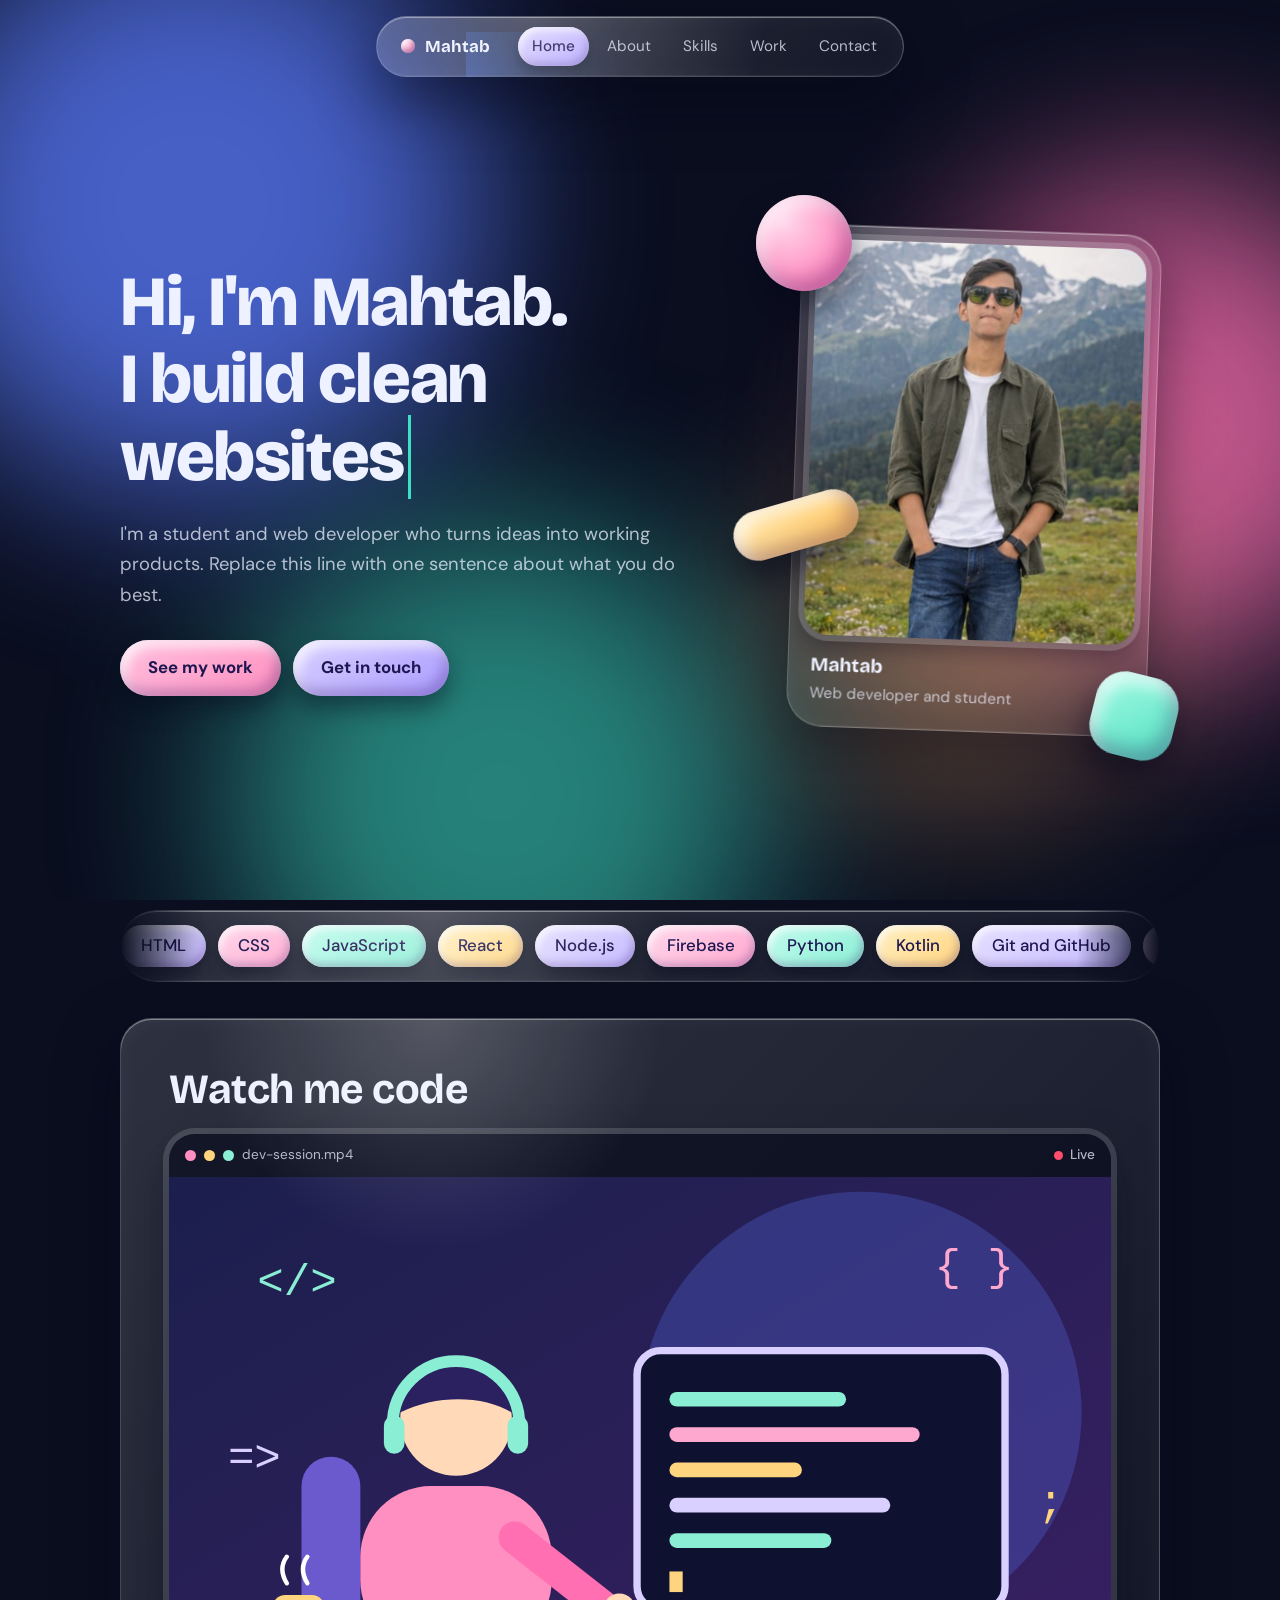
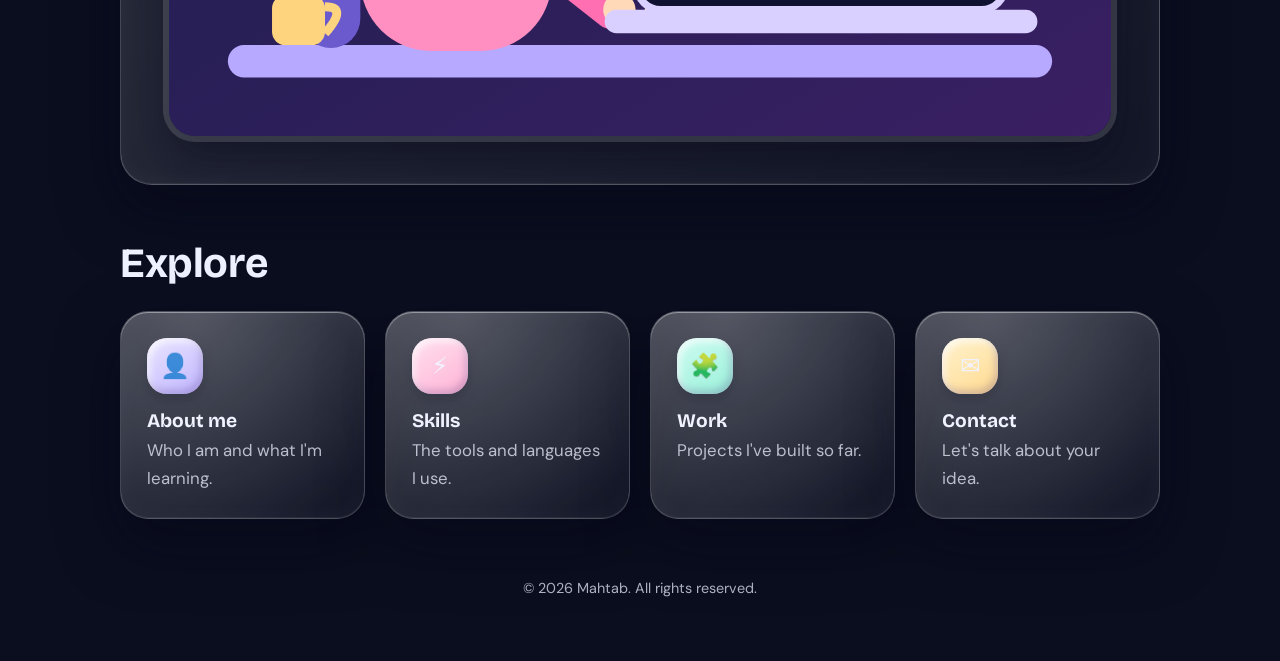
<file: index.html>
<!DOCTYPE html>
<html lang="en">
<head>
<meta charset="utf-8">
<meta name="viewport" content="width=device-width, initial-scale=1, viewport-fit=cover">
<meta name="theme-color" content="#0a0e1f">
<title>Home – Mahtab</title>
<meta name="description" content="Portfolio of Mahtab, a web developer and student.">
<script>document.documentElement.classList.add('js')</script>
<link rel="preconnect" href="https://fonts.googleapis.com">
<link rel="preconnect" href="https://fonts.gstatic.com" crossorigin>
<link href="https://fonts.googleapis.com/css2?family=Bricolage+Grotesque:opsz,wght@12..96,500;12..96,700;12..96,800&family=DM+Sans:wght@400;500&display=swap" rel="stylesheet">
<link rel="stylesheet" href="css/style.css">
</head>
<body>
<svg width="0" height="0" style="position:absolute" aria-hidden="true"><filter id="liquid" x="0" y="0" width="100%" height="100%"><feTurbulence type="fractalNoise" baseFrequency="0.008 0.012" numOctaves="2" seed="7" result="n"/><feGaussianBlur in="n" stdDeviation="3" result="s"/><feDisplacementMap in="SourceGraphic" in2="s" scale="36" xChannelSelector="R" yChannelSelector="G"/></filter></svg>
<div class="aurora" aria-hidden="true"><i></i><i></i><i></i><i></i></div>
<div class="progress" aria-hidden="true"></div>
<header class="nav glass lens"><a class="brand" href="index.html">Mahtab</a><nav><a href="index.html" aria-current="page">Home</a><a href="about.html">About</a><a href="skills.html">Skills</a><a href="work.html">Work</a><a href="contact.html">Contact</a></nav></header>
<main class="wrap">
<section class="hero">
  <div>
    <h1 class="rise">Hi, I'm Mahtab.<br>I build <span class="type" data-words="clean websites|mobile apps|AI-powered tools|ideas into products"></span></h1>
    <p class="lead rise" style="--d:.15s">I'm a student and web developer who turns ideas into working products. Replace this line with one sentence about what you do best.</p>
    <div class="actions rise" style="--d:.3s"><a class="btn primary" href="work.html">See my work</a><a class="btn" href="contact.html">Get in touch</a></div>
  </div>
  <div class="hero-art rise" style="--d:.2s">
    <span class="clay c1"></span><span class="clay c2"></span><span class="clay c3"></span>
    <figure class="hero-card glass lens"><img src="images/me.jpeg" alt="Portrait of Mahtab"><figcaption><strong>Mahtab</strong>Web developer and student</figcaption></figure>
  </div>
</section>
<div class="marquee glass" data-reveal="zoom"><div class="track"><span>HTML</span><span>CSS</span><span>JavaScript</span><span>React</span><span>Node.js</span><span>Firebase</span><span>Python</span><span>Kotlin</span><span>Git and GitHub</span><span>AI coding tools</span><span>HTML</span><span>CSS</span><span>JavaScript</span><span>React</span><span>Node.js</span><span>Firebase</span><span>Python</span><span>Kotlin</span><span>Git and GitHub</span><span>Figma</span><span>AI coding tools</span></div></div>
<section class="panel glass" data-reveal="up">
  <h2>Watch me code</h2>
  <div class="video-frame">
    <div class="vf-bar"><i></i><i></i><i></i><span>dev-session.mp4</span><b>Live</b></div>
    <!-- To use a real video, delete the <svg> below and use:
    <video src="videos/intro.mp4" poster="images/project-1.svg" controls muted loop playsinline></video> -->
    <svg viewBox="0 0 640 380" role="img" aria-label="Animated illustration of a developer typing code on a laptop"><defs><linearGradient id="dbg" x1="0" y1="0" x2="1" y2="1"><stop offset="0" stop-color="#1b1f4d"/><stop offset="1" stop-color="#3a1f63"/></linearGradient></defs>
<rect width="640" height="380" fill="url(#dbg)"/><circle class="glow" cx="470" cy="160" r="150" fill="#5b7cff" opacity=".25"/>
<text class="sym" x="60" y="80" fill="#8aeed4">&lt;/&gt;</text><text class="sym" x="520" y="70" fill="#ffa8cf" style="animation-delay:-2s">{ }</text><text class="sym" x="590" y="230" fill="#ffd47e" style="animation-delay:-3.5s">;</text><text class="sym" x="40" y="200" fill="#d9d0ff" style="animation-delay:-1s">=&gt;</text>
<rect x="40" y="318" width="560" height="22" rx="11" fill="#b6a9ff"/>
<rect x="90" y="190" width="40" height="130" rx="20" fill="#6a5acd"/><rect x="130" y="210" width="130" height="112" rx="48" fill="#ff8fc0"/>
<g class="head"><circle cx="195" cy="165" r="38" fill="#ffd9b8"/><path d="M157 160a38 38 0 0 1 76 0c-20-12-52-12-76 0z" fill="#2b2160"/><path d="M152 168a43 43 0 0 1 86 0" fill="none" stroke="#8aeed4" stroke-width="8" stroke-linecap="round"/><rect x="146" y="162" width="14" height="26" rx="7" fill="#8aeed4"/><rect x="230" y="162" width="14" height="26" rx="7" fill="#8aeed4"/></g>
<path d="M235 245L300 296" stroke="#ff6fb1" stroke-width="22" stroke-linecap="round"/><circle class="hand" cx="306" cy="294" r="11" fill="#ffd9b8"/><circle class="hand b" cx="334" cy="296" r="11" fill="#ffd9b8"/>
<rect x="318" y="118" width="250" height="176" rx="16" fill="#0e1130" stroke="#d9d0ff" stroke-width="5"/><rect class="ln" style="--i:0" x="340" y="146" width="120" height="10" rx="5" fill="#8aeed4"/><rect class="ln" style="--i:1" x="340" y="170" width="170" height="10" rx="5" fill="#ffa8cf"/><rect class="ln" style="--i:2" x="340" y="194" width="90" height="10" rx="5" fill="#ffd47e"/><rect class="ln" style="--i:3" x="340" y="218" width="150" height="10" rx="5" fill="#d9d0ff"/><rect class="ln" style="--i:4" x="340" y="242" width="110" height="10" rx="5" fill="#8aeed4"/><rect class="cursor" x="340" y="268" width="9" height="14" fill="#ffd47e"/>
<rect x="296" y="294" width="294" height="16" rx="8" fill="#d9d0ff"/>
<rect x="70" y="284" width="36" height="34" rx="9" fill="#ffd47e"/><path d="M106 292q16 0 0 18" fill="none" stroke="#ffd47e" stroke-width="6"/>
<path class="steam" d="M80 276q-6-10 0-18" fill="none" stroke="#fff" stroke-width="3" stroke-linecap="round"/><path class="steam" style="animation-delay:-1.2s" d="M94 276q-6-10 0-18" fill="none" stroke="#fff" stroke-width="3" stroke-linecap="round"/></svg>
  </div>
</section>
<h2 class="plain" data-reveal="left">Explore</h2>
<div class="dir" data-stagger><a class="dcard glass" href="about.html" data-reveal="up"><div class="ico">👤</div><h3>About me</h3><p>Who I am and what I'm learning.</p></a><a class="dcard glass" href="skills.html" data-reveal="up"><div class="ico">⚡</div><h3>Skills</h3><p>The tools and languages I use.</p></a><a class="dcard glass" href="work.html" data-reveal="up"><div class="ico">🧩</div><h3>Work</h3><p>Projects I've built so far.</p></a><a class="dcard glass" href="contact.html" data-reveal="up"><div class="ico">✉️</div><h3>Contact</h3><p>Let's talk about your idea.</p></a></div>
</main>
<footer>© <span id="year"></span> Mahtab. All rights reserved.</footer>
<script src="js/main.js"></script>
</body>
</html>
</file>
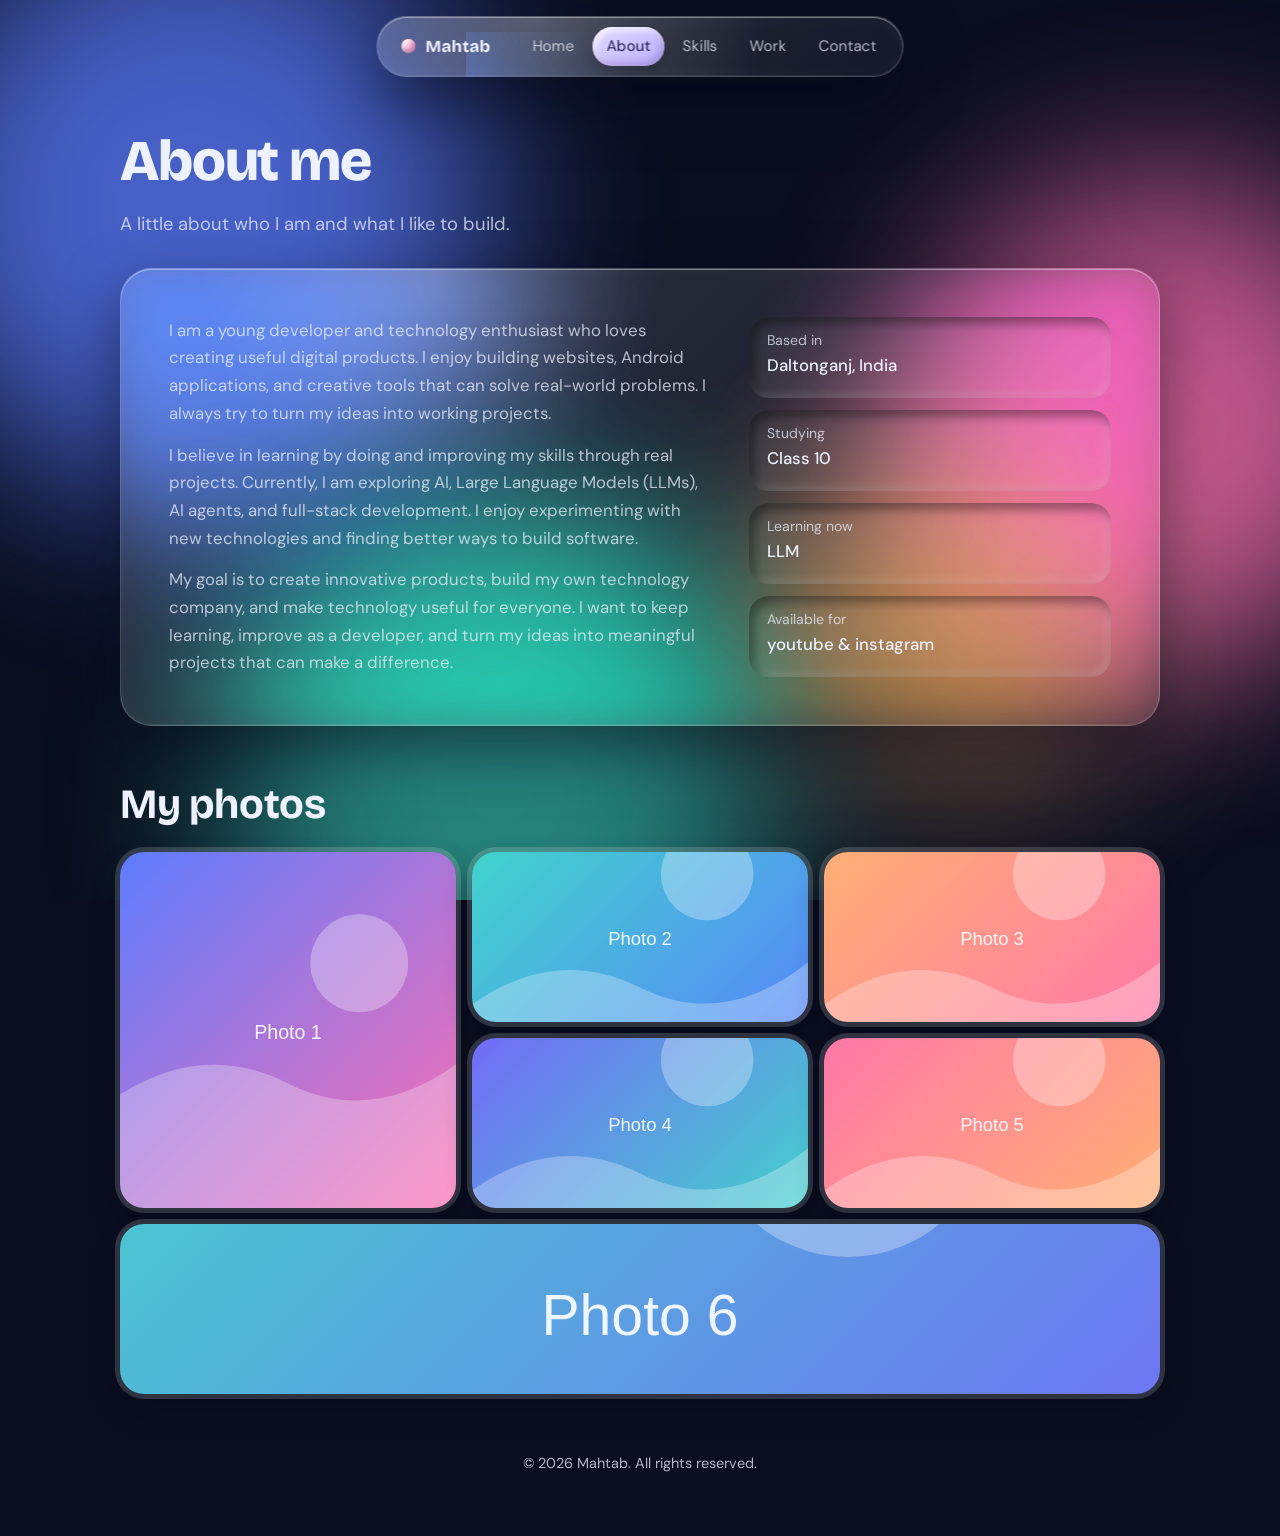
<file: about.html>
<!DOCTYPE html>
<html lang="en">
<head>
<meta charset="utf-8">
<meta name="viewport" content="width=device-width, initial-scale=1, viewport-fit=cover">
<meta name="theme-color" content="#0a0e1f">
<title>About – Mahtab</title>
<meta name="description" content="Portfolio of Mahtab, a web developer and student.">
<script>document.documentElement.classList.add('js')</script>
<link rel="preconnect" href="https://fonts.googleapis.com">
<link rel="preconnect" href="https://fonts.gstatic.com" crossorigin>
<link href="https://fonts.googleapis.com/css2?family=Bricolage+Grotesque:opsz,wght@12..96,500;12..96,700;12..96,800&family=DM+Sans:wght@400;500&display=swap" rel="stylesheet">
<link rel="stylesheet" href="css/style.css">
</head>
<body>
<svg width="0" height="0" style="position:absolute" aria-hidden="true"><filter id="liquid" x="0" y="0" width="100%" height="100%"><feTurbulence type="fractalNoise" baseFrequency="0.008 0.012" numOctaves="2" seed="7" result="n"/><feGaussianBlur in="n" stdDeviation="3" result="s"/><feDisplacementMap in="SourceGraphic" in2="s" scale="36" xChannelSelector="R" yChannelSelector="G"/></filter></svg>
<div class="aurora" aria-hidden="true"><i></i><i></i><i></i><i></i></div>
<div class="progress" aria-hidden="true"></div>
<header class="nav glass lens"><a class="brand" href="index.html">Mahtab</a><nav><a href="index.html">Home</a><a href="about.html" aria-current="page">About</a><a href="skills.html">Skills</a><a href="work.html">Work</a><a href="contact.html">Contact</a></nav></header>
<main class="wrap">
<section class="page-head"><h1 class="rise">About me</h1><p class="lead rise" style="--d:.12s">A little about who I am and what I like to build.</p></section>
<section class="panel glass"><div class="about-grid">
  <div data-reveal="left"><p>I am a young developer and technology enthusiast who loves creating useful digital products. I enjoy building websites, Android applications, and creative tools that can solve real-world problems. I always try to turn my ideas into working projects.</p><p>I believe in learning by doing and improving my skills through real projects. Currently, I am exploring AI, Large Language Models (LLMs), AI agents, and full-stack development. I enjoy experimenting with new technologies and finding better ways to build software.</p><p>My goal is to create innovative products, build my own technology company, and make technology useful for everyone. I want to keep learning, improve as a developer, and turn my ideas into meaningful projects that can make a difference.</p></div>
  <dl class="facts" data-stagger>
    <div data-reveal="right"><dt>Based in</dt><dd>Daltonganj, India</dd></div>
    <div data-reveal="right"><dt>Studying</dt><dd>Class 10</dd></div>
    <div data-reveal="right"><dt>Learning now</dt><dd>LLM</dd></div>
    <div data-reveal="right"><dt>Available for</dt><dd>youtube & instagram</dd></div>
  </dl>
</div></section>
<h2 class="plain" data-reveal="left">My photos</h2>
<div class="gallery" data-stagger><figure class="shot" data-reveal="pop"><img src="images/photo-1.svg" alt="Photo 1 placeholder" loading="lazy"></figure><figure class="shot" data-reveal="pop"><img src="images/photo-2.svg" alt="Photo 2 placeholder" loading="lazy"></figure><figure class="shot" data-reveal="pop"><img src="images/photo-3.svg" alt="Photo 3 placeholder" loading="lazy"></figure><figure class="shot" data-reveal="pop"><img src="images/photo-4.svg" alt="Photo 4 placeholder" loading="lazy"></figure><figure class="shot" data-reveal="pop"><img src="images/photo-5.svg" alt="Photo 5 placeholder" loading="lazy"></figure><figure class="shot" data-reveal="pop"><img src="images/photo-6.svg" alt="Photo 6 placeholder" loading="lazy"></figure></div>
</main>
<footer>© <span id="year"></span> Mahtab. All rights reserved.</footer>
<script src="js/main.js"></script>
</body>
</html>
</file>
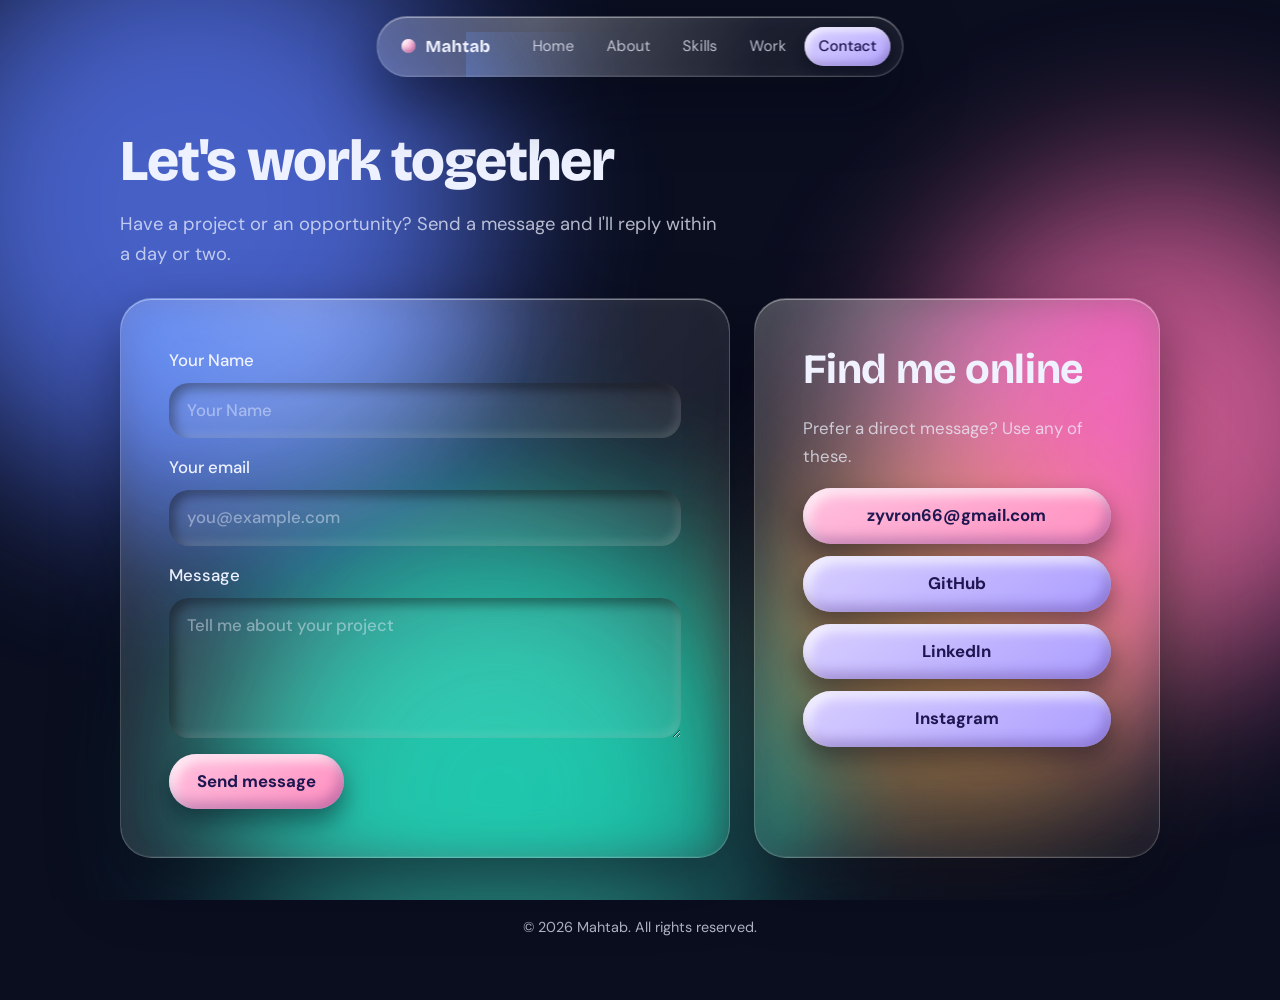
<file: contact.html>
<!DOCTYPE html>
<html lang="en">
<head>
<meta charset="utf-8">
<meta name="viewport" content="width=device-width, initial-scale=1, viewport-fit=cover">
<meta name="theme-color" content="#0a0e1f">
<title>Contact – Mahtab</title>
<meta name="description" content="Portfolio of Mahtab, a web developer and student.">
<script>document.documentElement.classList.add('js')</script>
<link rel="preconnect" href="https://fonts.googleapis.com">
<link rel="preconnect" href="https://fonts.gstatic.com" crossorigin>
<link href="https://fonts.googleapis.com/css2?family=Bricolage+Grotesque:opsz,wght@12..96,500;12..96,700;12..96,800&family=DM+Sans:wght@400;500&display=swap" rel="stylesheet">
<link rel="stylesheet" href="css/style.css">
</head>
<body>
<svg width="0" height="0" style="position:absolute" aria-hidden="true"><filter id="liquid" x="0" y="0" width="100%" height="100%"><feTurbulence type="fractalNoise" baseFrequency="0.008 0.012" numOctaves="2" seed="7" result="n"/><feGaussianBlur in="n" stdDeviation="3" result="s"/><feDisplacementMap in="SourceGraphic" in2="s" scale="36" xChannelSelector="R" yChannelSelector="G"/></filter></svg>
<div class="aurora" aria-hidden="true"><i></i><i></i><i></i><i></i></div>
<div class="progress" aria-hidden="true"></div>
<header class="nav glass lens"><a class="brand" href="index.html">Mahtab</a><nav><a href="index.html">Home</a><a href="about.html">About</a><a href="skills.html">Skills</a><a href="work.html">Work</a><a href="contact.html" aria-current="page">Contact</a></nav></header>
<main class="wrap">
<section class="page-head"><h1 class="rise">Let's work together</h1><p class="lead rise" style="--d:.12s">Have a project or an opportunity? Send a message and I'll reply within a day or two.</p></section>
<div class="contact-grid">
  <section class="panel glass" data-reveal="left"><form class="form" id="cf">
    <label>Your Name<input name="name" required placeholder="Your Name" autocomplete="name"></label>
    <label>Your email<input name="email" type="email" required placeholder="you@example.com" autocomplete="email"></label>
    <label>Message<textarea name="message" required placeholder="Tell me about your project"></textarea></label>
    <button class="btn primary" type="submit">Send message</button>
  </form></section>
  <section class="panel glass info" data-reveal="right"><h2>Find me online</h2><p>Prefer a direct message? Use any of these.</p>
    <div class="actions"><a class="btn primary" href="mailto:zyvron66@gmail.com">zyvron66@gmail.com</a><a class="btn" href="https://github.com/" target="_blank" rel="noopener">GitHub</a><a class="btn" href="https://linkedin.com/" target="_blank" rel="noopener">LinkedIn</a><a class="btn" href="https://instagram.com/" target="_blank" rel="noopener">Instagram</a></div>
  </section>
</div>
</main>
<footer>© <span id="year"></span> Mahtab. All rights reserved.</footer>
<script src="js/main.js"></script>
</body>
</html>
</file>
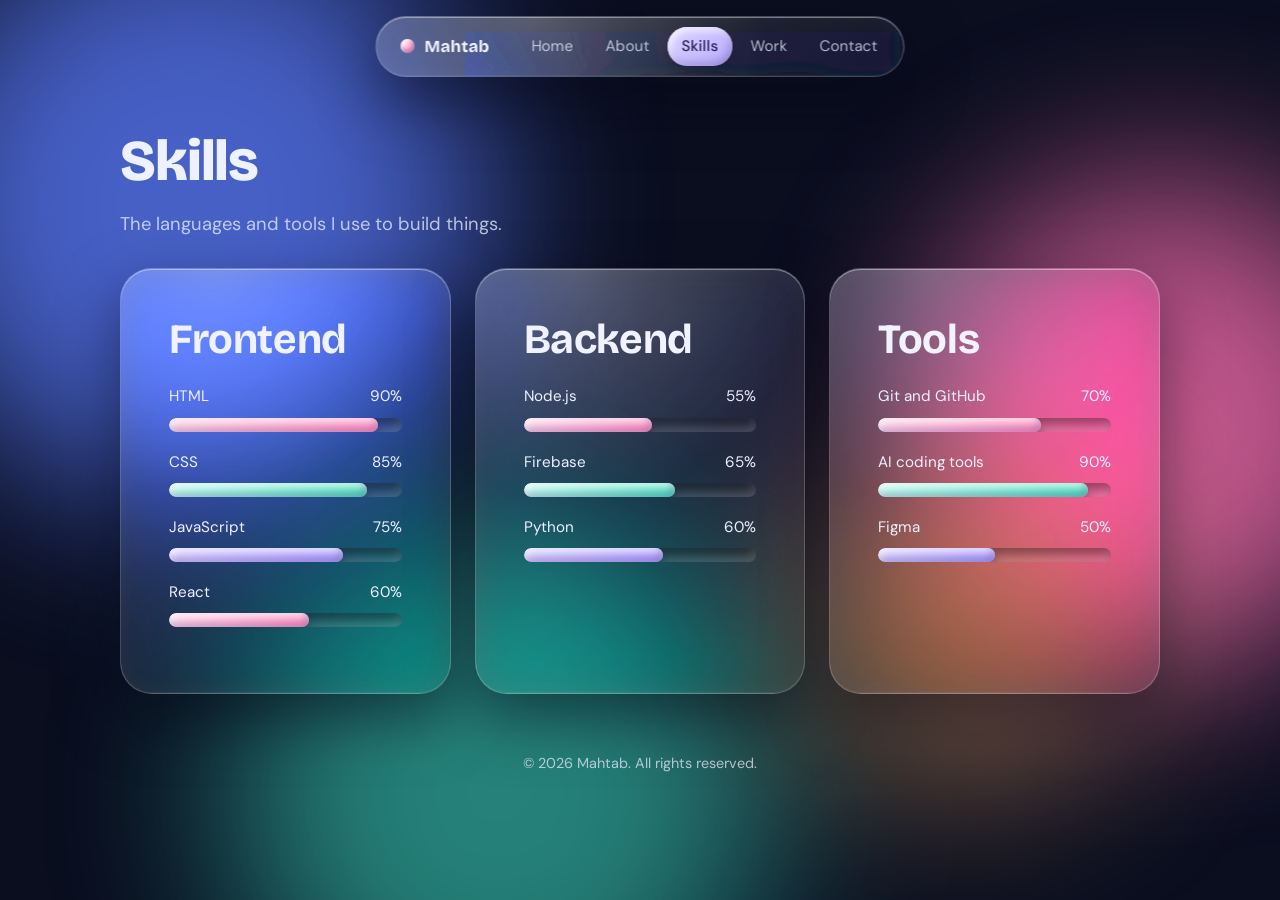
<file: skills.html>
<!DOCTYPE html>
<html lang="en">
<head>
<meta charset="utf-8">
<meta name="viewport" content="width=device-width, initial-scale=1, viewport-fit=cover">
<meta name="theme-color" content="#0a0e1f">
<title>Skills – Mahtab</title>
<meta name="description" content="Portfolio of Mahtab, a web developer and student.">
<script>document.documentElement.classList.add('js')</script>
<link rel="preconnect" href="https://fonts.googleapis.com">
<link rel="preconnect" href="https://fonts.gstatic.com" crossorigin>
<link href="https://fonts.googleapis.com/css2?family=Bricolage+Grotesque:opsz,wght@12..96,500;12..96,700;12..96,800&family=DM+Sans:wght@400;500&display=swap" rel="stylesheet">
<link rel="stylesheet" href="css/style.css">
</head>
<body>
<svg width="0" height="0" style="position:absolute" aria-hidden="true"><filter id="liquid" x="0" y="0" width="100%" height="100%"><feTurbulence type="fractalNoise" baseFrequency="0.008 0.012" numOctaves="2" seed="7" result="n"/><feGaussianBlur in="n" stdDeviation="3" result="s"/><feDisplacementMap in="SourceGraphic" in2="s" scale="36" xChannelSelector="R" yChannelSelector="G"/></filter></svg>
<div class="aurora" aria-hidden="true"><i></i><i></i><i></i><i></i></div>
<div class="progress" aria-hidden="true"></div>
<header class="nav glass lens"><a class="brand" href="index.html">Mahtab</a><nav><a href="index.html">Home</a><a href="about.html">About</a><a href="skills.html" aria-current="page">Skills</a><a href="work.html">Work</a><a href="contact.html">Contact</a></nav></header>
<main class="wrap">
<section class="page-head"><h1 class="rise">Skills</h1><p class="lead rise" style="--d:.12s">The languages and tools I use to build things.</p></section><div class="three"><div class="panel glass" data-reveal="up" style="--d:0.0s"><h2>Frontend</h2><div class="skill" data-reveal="zoom" style="--d:0.2s"><div class="skill-top"><span>HTML</span><span>90%</span></div><div class="bar"><i style="--w:90%"></i></div></div><div class="skill" data-reveal="zoom" style="--d:0.30000000000000004s"><div class="skill-top"><span>CSS</span><span>85%</span></div><div class="bar"><i style="--w:85%"></i></div></div><div class="skill" data-reveal="zoom" style="--d:0.4s"><div class="skill-top"><span>JavaScript</span><span>75%</span></div><div class="bar"><i style="--w:75%"></i></div></div><div class="skill" data-reveal="zoom" style="--d:0.5s"><div class="skill-top"><span>React</span><span>60%</span></div><div class="bar"><i style="--w:60%"></i></div></div></div><div class="panel glass" data-reveal="up" style="--d:0.12s"><h2>Backend</h2><div class="skill" data-reveal="zoom" style="--d:0.2s"><div class="skill-top"><span>Node.js</span><span>55%</span></div><div class="bar"><i style="--w:55%"></i></div></div><div class="skill" data-reveal="zoom" style="--d:0.30000000000000004s"><div class="skill-top"><span>Firebase</span><span>65%</span></div><div class="bar"><i style="--w:65%"></i></div></div><div class="skill" data-reveal="zoom" style="--d:0.4s"><div class="skill-top"><span>Python</span><span>60%</span></div><div class="bar"><i style="--w:60%"></i></div></div></div><div class="panel glass" data-reveal="up" style="--d:0.24s"><h2>Tools</h2><div class="skill" data-reveal="zoom" style="--d:0.2s"><div class="skill-top"><span>Git and GitHub</span><span>70%</span></div><div class="bar"><i style="--w:70%"></i></div></div><div class="skill" data-reveal="zoom" style="--d:0.30000000000000004s"><div class="skill-top"><span>AI coding tools</span><span>90%</span></div><div class="bar"><i style="--w:90%"></i></div></div><div class="skill" data-reveal="zoom" style="--d:0.4s"><div class="skill-top"><span>Figma</span><span>50%</span></div><div class="bar"><i style="--w:50%"></i></div></div></div></div>
</main>
<footer>© <span id="year"></span> Mahtab. All rights reserved.</footer>
<script src="js/main.js"></script>
</body>
</html>
</file>
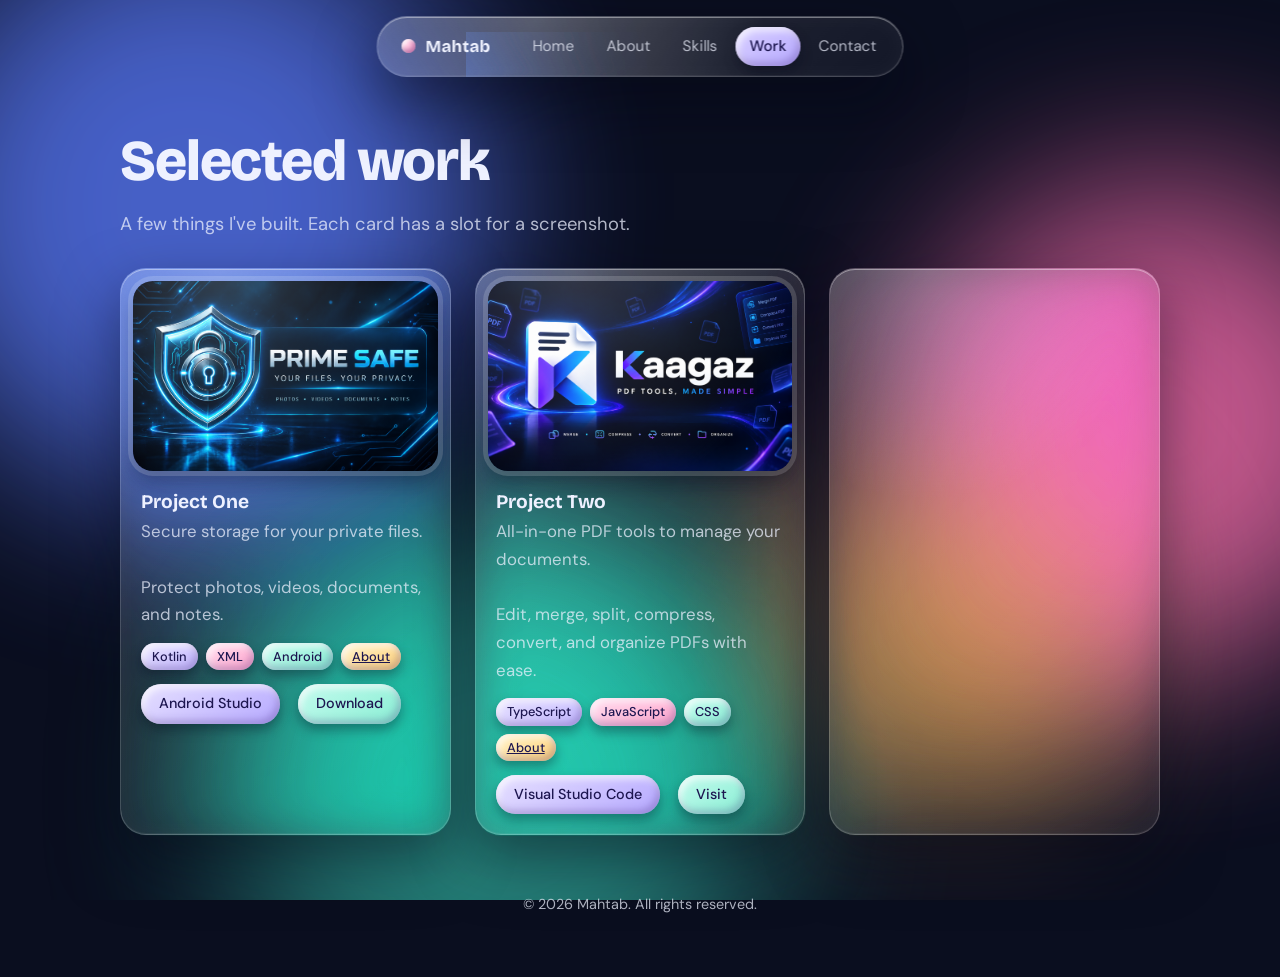
<file: work.html>
<!DOCTYPE html>
<html lang="en">
<head>
<meta charset="utf-8">
<meta name="viewport" content="width=device-width, initial-scale=1, viewport-fit=cover">
<meta name="theme-color" content="#0a0e1f">
<title>Work – Mahtab</title>
<meta name="description" content="Portfolio of Mahtab, a web developer and student.">
<script>document.documentElement.classList.add('js')</script>
<link rel="preconnect" href="https://fonts.googleapis.com">
<link rel="preconnect" href="https://fonts.gstatic.com" crossorigin>
<link href="https://fonts.googleapis.com/css2?family=Bricolage+Grotesque:opsz,wght@12..96,500;12..96,700;12..96,800&family=DM+Sans:wght@400;500&display=swap" rel="stylesheet">
<link rel="stylesheet" href="css/style.css">
</head>
<body>
<svg width="0" height="0" style="position:absolute" aria-hidden="true"><filter id="liquid" x="0" y="0" width="100%" height="100%"><feTurbulence type="fractalNoise" baseFrequency="0.008 0.012" numOctaves="2" seed="7" result="n"/><feGaussianBlur in="n" stdDeviation="3" result="s"/><feDisplacementMap in="SourceGraphic" in2="s" scale="36" xChannelSelector="R" yChannelSelector="G"/></filter></svg>
<div class="aurora" aria-hidden="true"><i></i><i></i><i></i><i></i></div>
<div class="progress" aria-hidden="true"></div>
<header class="nav glass lens"><a class="brand" href="index.html">Mahtab</a><nav><a href="index.html">Home</a><a href="about.html">About</a><a href="skills.html">Skills</a><a href="work.html" aria-current="page">Work</a><a href="contact.html">Contact</a></nav></header>
<main class="wrap">
<section class="page-head"><h1 class="rise">Selected work</h1><p class="lead rise" style="--d:.12s">A few things I've built. Each card has a slot for a screenshot.</p></section><div class="cards" data-stagger><article class="card glass" data-reveal="up">
    <img src="images/prime_safe.png" alt="Project One preview" loading="lazy"><div class="body"><h3>Project One</h3><p>Secure storage for your private files.</p><br><p>Protect photos, videos, documents, and notes.</p><ul class="chips small"><li>Kotlin</li><li>XML</li><li>Android</li><li><a href="aboutprimesafe.html">About</a></li></ul><p class="links"><a href="#">Android Studio</a><a href="https://com-primesafe-vault-secure.uptodown.com/android">Download</a></p></div></article><article class="card glass" data-reveal="up">
    <img src="images/kaagaz.png" alt="Project Two preview" loading="lazy"><div class="body"><h3>Project Two</h3><p>All-in-one PDF tools to manage your documents.</p><br><p>Edit, merge, split, compress, convert, and organize PDFs with ease.</p><ul class="chips small"><li>TypeScript</li><li>JavaScript</li><li>CSS</li><li><a href="aboutkaagaz.html">About</a></li></ul><p class="links"><a href="#">Visual Studio Code</a><a href="https://zyvron66-devlop.github.io/Kaagaz/">Visit</a></p></div></article><article class="card glass" data-reveal="up">
</main>
<footer>© <span id="year"></span> Mahtab. All rights reserved.</footer>
<script src="js/main.js"></script>
</body>
</html>
</file>
<file: css/style.css>
:root{
  --bg:#0a0e1f; --ink:#eef1ff; --muted:rgba(238,241,255,.74);
  --blue:#5b7cff; --pink:#ff6fb1; --teal:#3de0c5; --amber:#ffb86b;
  --head:"Bricolage Grotesque","Segoe UI",system-ui,sans-serif;
  --body:"DM Sans","Segoe UI",system-ui,sans-serif;
}
*{box-sizing:border-box;margin:0}
html{scroll-behavior:smooth}
body{background:var(--bg);color:var(--ink);font-family:var(--body);line-height:1.65;font-size:1.05rem;min-height:100vh;overflow-x:hidden}
img{display:block;max-width:100%}
a{color:inherit}
:focus-visible{outline:2px solid var(--teal);outline-offset:3px}

/* Background aurora */
.aurora{position:fixed;inset:0;z-index:-1;overflow:hidden}
.aurora i{position:absolute;border-radius:50%;filter:blur(90px);opacity:.75;animation:drift 26s ease-in-out infinite alternate}
.aurora i:nth-child(1){width:46vw;height:46vw;background:var(--blue);top:-10%;left:-8%}
.aurora i:nth-child(2){width:38vw;height:38vw;background:var(--pink);top:20%;right:-10%;animation-duration:32s}
.aurora i:nth-child(3){width:42vw;height:42vw;background:var(--teal);bottom:-18%;left:18%;animation-duration:29s;opacity:.55}
.aurora i:nth-child(4){width:26vw;height:26vw;background:var(--amber);bottom:12%;right:12%;animation-duration:36s;opacity:.45}
@keyframes drift{to{transform:translate(8vw,-6vh) scale(1.15)}}

/* Glass + liquid glass */
.glass{
  position:relative;overflow:hidden;
  background:linear-gradient(135deg,rgba(255,255,255,.15),rgba(255,255,255,.04));
  -webkit-backdrop-filter:blur(22px) saturate(170%);
  backdrop-filter:blur(22px) saturate(170%);
  border:1px solid rgba(255,255,255,.2);
  box-shadow:inset 0 1px 0 rgba(255,255,255,.4),inset 0 -1px 0 rgba(255,255,255,.06),inset 0 0 24px rgba(255,255,255,.04),0 24px 60px rgba(3,6,20,.5);
}
.glass::before{ /* light that follows the cursor */
  content:"";position:absolute;inset:0;pointer-events:none;
  background:radial-gradient(420px circle at var(--mx,30%) var(--my,0%),rgba(255,255,255,.2),transparent 55%);
}
.lens{ /* real refraction in Chromium browsers; others keep the blur above */
  backdrop-filter:blur(6px) saturate(180%) url(#liquid);
}

.wrap{max-width:1080px;margin:0 auto;padding:0 20px}
section{scroll-margin-top:90px}

/* Nav */
.nav{position:fixed;top:16px;left:50%;transform:translateX(-50%);z-index:10;display:flex;align-items:center;gap:28px;padding:10px 12px 10px 24px;border-radius:999px;max-width:calc(100% - 24px)}
.brand{font-family:var(--head);font-weight:700;text-decoration:none;white-space:nowrap}
.nav nav{display:flex;gap:4px}
.nav nav a{text-decoration:none;padding:7px 14px;border-radius:999px;font-size:.95rem;color:var(--muted);transition:background .2s,color .2s}
.nav nav a:hover{background:rgba(255,255,255,.14);color:var(--ink)}

/* Hero */
.hero{min-height:100svh;display:grid;grid-template-columns:1.25fr .75fr;gap:48px;align-items:center;padding:120px 0 60px}
h1,h2,h3{font-family:var(--head);line-height:1.1}
h1{font-size:clamp(2.4rem,5.6vw,4.4rem);font-weight:800;letter-spacing:-.02em}
.lead{margin:22px 0 30px;max-width:46ch;color:var(--muted);font-size:1.15rem}
.hero-card{border-radius:36px;padding:14px;transform:rotate(2deg)}
.hero-card img{border-radius:24px;width:100%;aspect-ratio:5/6;object-fit:cover}
.hero-card figcaption{padding:14px 8px 6px;color:var(--muted);font-size:.95rem}
.hero-card strong{display:block;color:var(--ink);font-family:var(--head);font-size:1.2rem}

/* Buttons */
.actions{display:flex;flex-wrap:wrap;gap:12px}
.btn{display:inline-block;padding:12px 24px;border-radius:999px;text-decoration:none;font-weight:500;background:rgba(255,255,255,.1);border:1px solid rgba(255,255,255,.25);box-shadow:inset 0 1px 0 rgba(255,255,255,.35);-webkit-backdrop-filter:blur(12px);backdrop-filter:blur(12px);transition:transform .2s,background .2s}
.btn:hover{background:rgba(255,255,255,.2);transform:translateY(-2px)}
.btn.primary{background:linear-gradient(135deg,rgba(91,124,255,.85),rgba(255,111,177,.75));border-color:rgba(255,255,255,.4)}

/* Panels */
.panel{border-radius:32px;padding:clamp(24px,4vw,48px);margin-bottom:28px}
h2{font-size:clamp(1.8rem,3.4vw,2.6rem);font-weight:700;margin-bottom:22px;letter-spacing:-.01em}
h2.plain{margin:56px 0 24px}
h3{font-size:1.2rem;font-weight:700}
.panel p+p{margin-top:14px}
.panel p,.card p{color:var(--muted)}

.about-grid{display:grid;grid-template-columns:1.2fr .8fr;gap:36px}
.facts{display:grid;gap:14px}
.facts div{padding-bottom:12px;border-bottom:1px solid rgba(255,255,255,.14)}
.facts dt{font-size:.88rem;color:var(--muted)}
.facts dd{font-weight:500}

.skill-groups{display:grid;grid-template-columns:repeat(auto-fit,minmax(220px,1fr));gap:28px}
.skill-groups h3{margin-bottom:12px}
.chips{display:flex;flex-wrap:wrap;gap:8px;list-style:none;padding:0}
.chips li{padding:6px 15px;border-radius:999px;font-size:.92rem;background:rgba(255,255,255,.1);border:1px solid rgba(255,255,255,.2);box-shadow:inset 0 1px 0 rgba(255,255,255,.3)}
.chips.small li{font-size:.8rem;padding:3px 11px}

/* Projects */
.cards{display:grid;grid-template-columns:repeat(auto-fit,minmax(280px,1fr));gap:24px;margin-bottom:28px}
.card{border-radius:26px;padding:12px;transition:transform .25s}
.card:hover{transform:translateY(-6px)}
.card img{border-radius:16px;width:100%;aspect-ratio:16/10;object-fit:cover}
.card .body{padding:16px 8px 8px}
.card h3{margin-bottom:6px}
.card .chips{margin:14px 0}
.links{display:flex;gap:18px;font-weight:500}
.links a{color:var(--ink);text-underline-offset:4px;text-decoration-color:rgba(255,255,255,.4)}
.links a:hover{text-decoration-color:var(--teal)}

.contact{text-align:center}
.contact p{max-width:48ch;margin:0 auto 26px}
.contact .actions{justify-content:center}

footer{text-align:center;padding:30px 20px 40px;color:var(--muted);font-size:.9rem}

@media (max-width:820px){
  .hero{grid-template-columns:1fr;padding-top:110px;gap:36px}
  .hero-card{max-width:340px;transform:none}
  .about-grid{grid-template-columns:1fr}
}
@media (max-width:560px){
  .brand{display:none}
  .nav{padding:8px}
  .nav nav a{padding:7px 11px;font-size:.9rem}
}
@media (prefers-reduced-motion:reduce){
  html{scroll-behavior:auto}
  .aurora i{animation:none}
  .card,.btn{transition:none}
}

/* ===== Claymorphism layer: puffy, soft, tactile objects on top of the glass ===== */
:root{
  --ink-dark:#1d1650;
  --clay:inset -5px -7px 12px rgba(60,30,110,.28),inset 6px 7px 12px rgba(255,255,255,.7),0 12px 24px rgba(5,8,25,.45);
  --clay-sm:inset -3px -4px 7px rgba(60,30,110,.25),inset 3px 4px 7px rgba(255,255,255,.7),0 6px 12px rgba(5,8,25,.35);
  --pressed:inset 5px 6px 12px rgba(0,0,0,.4),inset -4px -4px 9px rgba(255,255,255,.14);
}

.brand::before{content:"";display:inline-block;width:14px;height:14px;border-radius:50%;margin-right:10px;vertical-align:-1px;background:radial-gradient(circle at 30% 30%,#ffd6ea,#ff86bd);box-shadow:inset -2px -3px 4px rgba(60,20,90,.35),inset 2px 2px 3px rgba(255,255,255,.7)}
.nav nav a.active{background:linear-gradient(145deg,#d9d0ff,#b6a9ff);color:var(--ink-dark);font-weight:500;box-shadow:var(--clay-sm)}

/* Buttons become chunky clay */
.btn{border:0;color:var(--ink-dark);font-weight:700;padding:14px 28px;background:linear-gradient(145deg,#d9d0ff,#aa9cff);box-shadow:var(--clay);-webkit-backdrop-filter:none;backdrop-filter:none}
.btn:hover{background:linear-gradient(145deg,#e4ddff,#b8abff);transform:translateY(-3px)}
.btn:active{transform:translateY(1px);box-shadow:var(--pressed)}
.btn.primary{background:linear-gradient(145deg,#ffc0de,#ff8fc0)}
.btn.primary:hover{background:linear-gradient(145deg,#ffd0e7,#ff9fca)}

/* Chips become colourful clay pills */
.chips li{border:0;color:var(--ink-dark);font-weight:500;background:linear-gradient(145deg,#e6e0ff,#c3b8ff);box-shadow:var(--clay-sm)}
.chips li:nth-child(4n+2){background:linear-gradient(145deg,#ffd9ec,#ffa8cf)}
.chips li:nth-child(4n+3){background:linear-gradient(145deg,#c4fbee,#8aeed4)}
.chips li:nth-child(4n+4){background:linear-gradient(145deg,#fff0c4,#ffd47e)}

/* Facts sit in pressed clay trays */
.facts{gap:12px}
.facts div{border:0;padding:12px 18px;border-radius:20px;background:rgba(255,255,255,.06);box-shadow:var(--pressed)}

/* Project cards: framed images, clay link buttons */
.card img{border-radius:20px;box-shadow:0 0 0 5px rgba(255,255,255,.16),0 12px 22px rgba(5,8,25,.4)}
.card .body{padding:20px 8px 8px}
.links a{text-decoration:none;color:var(--ink-dark);font-size:.9rem;padding:8px 18px;border-radius:999px;background:linear-gradient(145deg,#e6e0ff,#b6a9ff);box-shadow:var(--clay-sm);transition:transform .2s}
.links a:nth-child(2){background:linear-gradient(145deg,#c4fbee,#8aeed4)}
.links a:hover{transform:translateY(-2px)}
.links a:active{box-shadow:var(--pressed);transform:translateY(1px)}

/* Hero: clay objects stuck on the glass card */
.hero-art{position:relative;max-width:360px;justify-self:center;width:100%}
.hero-card img{box-shadow:0 0 0 6px rgba(255,255,255,.2),0 12px 24px rgba(5,8,25,.4)}
.clay{position:absolute;z-index:2;box-shadow:inset -8px -10px 18px rgba(60,20,90,.3),inset 8px 10px 16px rgba(255,255,255,.65),0 18px 30px rgba(5,8,25,.5);animation:float 7s ease-in-out infinite alternate}
.c1{width:96px;height:96px;border-radius:50%;top:-34px;left:-38px;background:radial-gradient(circle at 30% 28%,#ffd6ea,#ff86bd 72%)}
.c2{width:84px;height:84px;border-radius:30px;bottom:-26px;right:-22px;rotate:14deg;background:linear-gradient(145deg,#a8fbe6,#4fe0c0);animation-delay:-3s}
.c3{width:128px;height:50px;border-radius:30px;top:54%;left:-62px;rotate:-16deg;background:linear-gradient(145deg,#ffe9b0,#ffc25c);animation-delay:-5s}
@keyframes float{to{translate:0 -14px}}

@media (max-width:560px){
  .c1{width:70px;height:70px;left:-14px}
  .c2{width:62px;height:62px;right:-10px}
  .c3{left:-18px;width:96px;height:40px}
}
@media (prefers-reduced-motion:reduce){.clay{animation:none}}

/* ===== Multi-page, motion and mobile layer ===== */
body{animation:pagein .6s ease both;padding-bottom:20px}
@keyframes pagein{from{opacity:0}}
.progress{position:fixed;top:0;left:0;height:4px;width:100%;transform-origin:left;scale:0 1;z-index:20;background:linear-gradient(90deg,#8aeed4,#aa9cff,#ff8fc0)}
.nav nav a[aria-current="page"]{background:linear-gradient(145deg,#d9d0ff,#b6a9ff);color:var(--ink-dark);font-weight:500;box-shadow:var(--clay-sm)}

/* Entrance on load */
.rise{animation:rise .9s cubic-bezier(.2,.7,.2,1) both;animation-delay:var(--d,0s)}
@keyframes rise{from{opacity:0;translate:0 28px;scale:.97}}

/* Scroll reveals (uses translate/scale so hover transforms still work) */
.js [data-reveal]{opacity:0;transition:opacity .8s cubic-bezier(.2,.7,.2,1),translate .8s cubic-bezier(.2,.7,.2,1),scale .8s cubic-bezier(.2,.7,.2,1),transform .25s;transition-delay:var(--d,0s),var(--d,0s),var(--d,0s),0s}
.js [data-reveal=up]{translate:0 44px}
.js [data-reveal=left]{translate:-60px 0}
.js [data-reveal=right]{translate:60px 0}
.js [data-reveal=zoom]{scale:.85}
.js [data-reveal=pop]{scale:.6;transition-timing-function:cubic-bezier(.34,1.56,.64,1)}
.js [data-reveal].in{opacity:1;translate:0 0;scale:1}

/* Page header */
.page-head{padding:130px 0 28px}
.page-head h1{font-size:clamp(2.2rem,5vw,3.6rem)}
.page-head .lead{margin:16px 0 0}
.type{border-right:3px solid var(--teal);padding-right:4px;animation:blink 1s steps(2) infinite}
@keyframes blink{50%{border-color:transparent}}

/* Marquee */
.marquee{border-radius:999px;padding:14px 0;margin:10px 0 36px;-webkit-mask-image:linear-gradient(90deg,transparent,#000 8%,#000 92%,transparent);mask-image:linear-gradient(90deg,transparent,#000 8%,#000 92%,transparent)}
.track{display:flex;gap:12px;width:max-content;animation:scroll 30s linear infinite}
.marquee:hover .track{animation-play-state:paused}
.track span{padding:7px 20px;border-radius:999px;color:var(--ink-dark);font-weight:500;background:linear-gradient(145deg,#e6e0ff,#c3b8ff);box-shadow:var(--clay-sm)}
.track span:nth-child(4n+2){background:linear-gradient(145deg,#ffd9ec,#ffa8cf)}
.track span:nth-child(4n+3){background:linear-gradient(145deg,#c4fbee,#8aeed4)}
.track span:nth-child(4n+4){background:linear-gradient(145deg,#fff0c4,#ffd47e)}
@keyframes scroll{to{translate:-50% 0}}

/* Developer animation */
.video-frame{margin-top:22px;border-radius:26px;overflow:hidden;box-shadow:0 0 0 6px rgba(255,255,255,.14),0 22px 44px rgba(5,8,25,.5)}
.vf-bar{display:flex;align-items:center;gap:8px;padding:10px 16px;background:rgba(10,14,31,.75);font-size:.85rem;color:var(--muted)}
.vf-bar i{width:11px;height:11px;border-radius:50%;background:#ff8fc0}
.vf-bar i:nth-child(2){background:#ffd47e}.vf-bar i:nth-child(3){background:#8aeed4}
.vf-bar b{margin-left:auto;display:flex;align-items:center;gap:7px;font-weight:500}
.vf-bar b::before{content:"";width:9px;height:9px;border-radius:50%;background:#ff4d6d;animation:blink2 1.2s ease-in-out infinite}
@keyframes blink2{50%{opacity:.2}}
.video-frame svg,.video-frame video{display:block;width:100%;height:auto}
.ln{transform-box:fill-box;transform-origin:left center;animation:typeln 6s steps(16,end) infinite;animation-delay:calc(var(--i)*.7s)}
@keyframes typeln{0%{transform:scaleX(0)}35%,88%{transform:scaleX(1)}100%{transform:scaleX(0)}}
.head{animation:bob 2.4s ease-in-out infinite alternate}
@keyframes bob{to{transform:translateY(4px)}}
.hand{animation:tap .45s ease-in-out infinite alternate}.hand.b{animation-delay:-.22s}
@keyframes tap{to{transform:translateY(6px)}}
.steam{animation:steam 3s ease-in infinite}
@keyframes steam{0%{opacity:0;transform:translateY(8px)}40%{opacity:.7}100%{opacity:0;transform:translateY(-16px)}}
.sym{font-family:monospace;font-size:30px;animation:floaty 5s ease-in-out infinite alternate}
@keyframes floaty{to{transform:translateY(-14px)}}
.cursor{animation:blink2 1s steps(2) infinite}
.glow{animation:pulse 3s ease-in-out infinite alternate}
@keyframes pulse{to{opacity:.5}}

/* Home directory cards */
.dir{display:grid;grid-template-columns:repeat(auto-fit,minmax(230px,1fr));gap:20px;margin-bottom:28px}
.dcard{border-radius:28px;padding:26px;text-decoration:none;transition:transform .25s}
.dcard:hover{transform:translateY(-6px)}
.dcard p{color:var(--muted);margin-top:6px}
.ico{width:56px;height:56px;border-radius:20px;display:grid;place-items:center;font-size:1.5rem;margin-bottom:16px;background:linear-gradient(145deg,#e6e0ff,#b6a9ff);box-shadow:var(--clay-sm)}
.dcard:nth-child(2) .ico{background:linear-gradient(145deg,#ffd9ec,#ffa8cf)}
.dcard:nth-child(3) .ico{background:linear-gradient(145deg,#c4fbee,#8aeed4)}
.dcard:nth-child(4) .ico{background:linear-gradient(145deg,#fff0c4,#ffd47e)}

/* Photo gallery (6 slots) */
.gallery{display:grid;grid-template-columns:repeat(3,1fr);grid-auto-rows:170px;gap:16px;margin-bottom:28px}
.shot{border-radius:24px;overflow:hidden;box-shadow:0 0 0 5px rgba(255,255,255,.16),0 14px 26px rgba(5,8,25,.45)}
.shot img{width:100%;height:100%;object-fit:cover;transition:scale .5s}
.shot:hover img{scale:1.07}
.shot:nth-child(1){grid-row:span 2}
.shot:nth-child(6){grid-column:span 3}

/* Skill bars */
.skill{margin-bottom:18px}
.skill-top{display:flex;justify-content:space-between;font-size:.95rem}
.bar{height:14px;border-radius:999px;margin-top:8px;overflow:hidden;background:rgba(255,255,255,.06);box-shadow:var(--pressed)}
.bar i{display:block;height:100%;width:var(--w);border-radius:999px;background:linear-gradient(145deg,#d9d0ff,#aa9cff);box-shadow:var(--clay-sm);transform-origin:left}
.js .bar i{scale:0 1;transition:scale 1.3s cubic-bezier(.2,.7,.2,1) .25s}
.js .skill.in .bar i{scale:1 1}
.skill:nth-child(3n+2) .bar i{background:linear-gradient(145deg,#ffd9ec,#ff8fc0)}
.skill:nth-child(3n+3) .bar i{background:linear-gradient(145deg,#c4fbee,#4fe0c0)}
.three{display:grid;grid-template-columns:repeat(auto-fit,minmax(280px,1fr));gap:24px;margin-bottom:28px}
.three .panel{margin:0}

/* Contact */
.contact-grid{display:grid;grid-template-columns:1.2fr .8fr;gap:24px;margin-bottom:28px}
.contact-grid .panel{margin:0;text-align:left}
.form{display:grid;gap:16px}
.form label{display:grid;gap:8px;font-weight:500}
.form input,.form textarea{width:100%;border:0;border-radius:20px;padding:14px 18px;font:inherit;color:var(--ink);background:rgba(255,255,255,.06);box-shadow:var(--pressed)}
.form textarea{min-height:140px;resize:vertical}
.form input::placeholder,.form textarea::placeholder{color:rgba(238,241,255,.45)}
.form .btn{justify-self:start;border:0;cursor:pointer;font:inherit;font-weight:700}
.info .actions{flex-direction:column;align-items:stretch;margin-top:18px}
.info .btn{text-align:center}

/* Mobile */
@media (hover:none){.glass::before{display:none}}
@media (max-width:820px){
  .contact-grid{grid-template-columns:1fr}
  .js [data-reveal=left],.js [data-reveal=right]{translate:0 30px}
}
@media (max-width:700px){
  body{padding-bottom:96px;font-size:1rem}
  .nav{top:auto;bottom:calc(12px + env(safe-area-inset-bottom));width:calc(100% - 24px);justify-content:center;padding:6px}
  .brand{display:none}
  .nav nav{width:100%;justify-content:space-between;gap:2px}
  .nav nav a{flex:1;text-align:center;padding:12px 2px;font-size:.8rem}
  .glass{-webkit-backdrop-filter:blur(14px) saturate(150%);backdrop-filter:blur(14px) saturate(150%)}
  .lens{-webkit-backdrop-filter:blur(14px) saturate(160%);backdrop-filter:blur(14px) saturate(160%)}
  .aurora i{filter:blur(60px)}.aurora i:nth-child(4){display:none}
  .hero{min-height:auto;padding:70px 0 30px}
  .page-head{padding:64px 0 20px}
  .panel{border-radius:26px}
  .actions .btn{flex:1 1 140px;text-align:center}
  .gallery{grid-template-columns:repeat(2,1fr);grid-auto-rows:150px;gap:12px}
  .shot:nth-child(6){grid-column:span 2}
  .vf-bar span{display:none}
}
@media (prefers-reduced-motion:reduce){
  body,.rise{animation:none}
  .js [data-reveal]{opacity:1;translate:none;scale:none;transition:none}
  .js .bar i{scale:1 1;transition:none}
  .track,.type,.ln,.head,.hand,.steam,.sym,.cursor,.glow{animation:none}
  .ln{transform:none}
}
</file>
